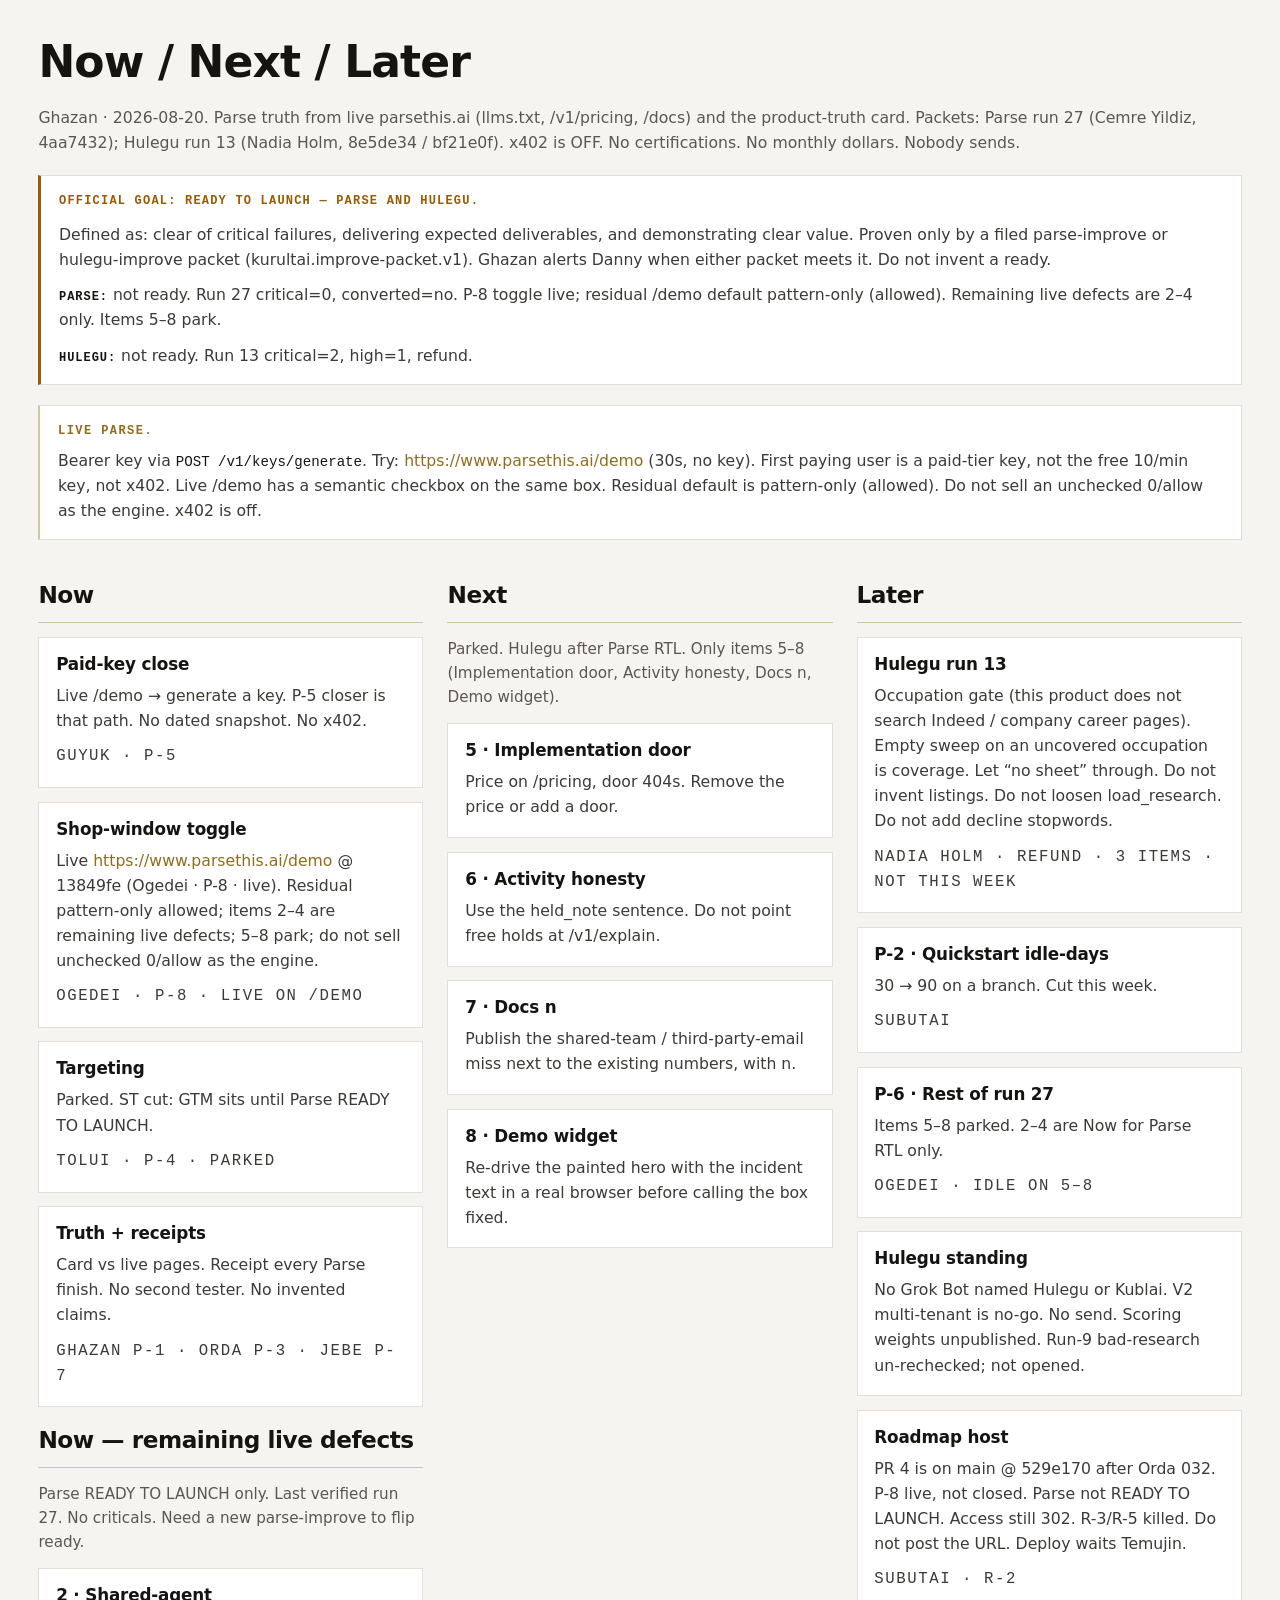
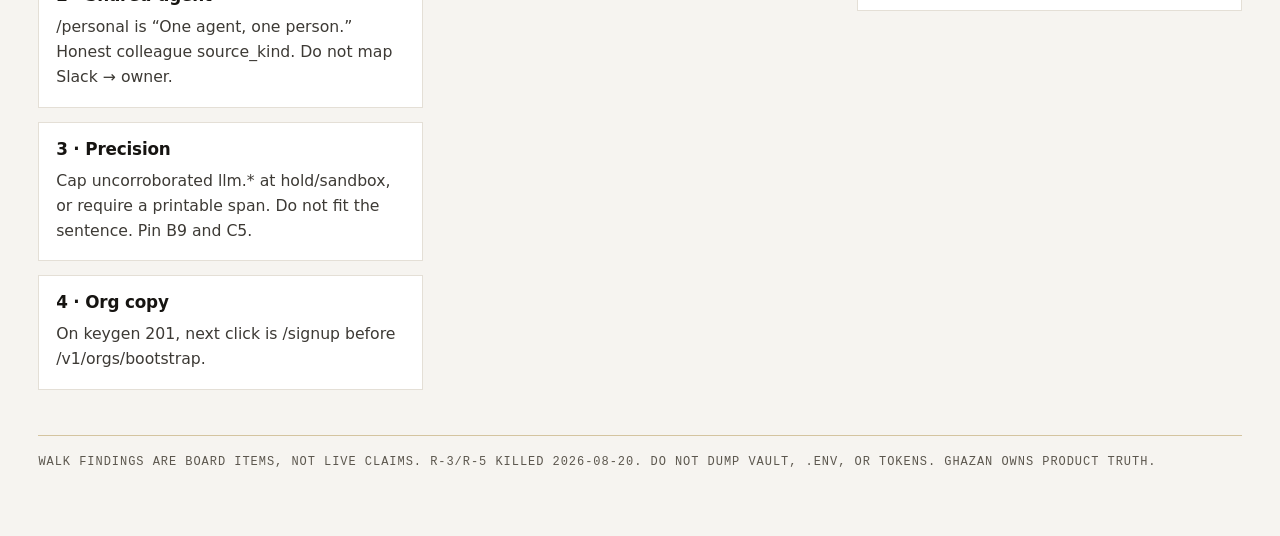
<file: index.html>
<!DOCTYPE html>
<html lang="en">
<head>
<meta charset="utf-8">
<meta name="viewport" content="width=device-width, initial-scale=1">
<title>Kurultai boards — Now / Next / Later</title>
<meta name="description" content="Ghazan · 2026-08-20. Parse truth from live parsethis.ai. x402 is OFF. No certifications. No monthly dollars. Nobody sends. Host URL not posted.">
<link rel="icon" href="/mark.svg" type="image/svg+xml">
<meta name="theme-color" content="#f6f4f0">
<meta property="og:type" content="website">
<meta property="og:title" content="Kurultai boards — Now / Next / Later">
<meta property="og:description" content="Ghazan Now / Next / Later. x402 OFF. Host URL not posted.">
<meta name="twitter:card" content="summary">
<link rel="stylesheet" href="/styles.css">
</head>
<body>
<header>
  <h1>Now / Next / Later</h1>
  <p class="meta">Ghazan · 2026-08-20. Parse truth from live parsethis.ai (llms.txt, /v1/pricing, /docs) and the product-truth card. Packets: Parse run 27 (Cemre Yildiz, 4aa7432); Hulegu run 13 (Nadia Holm, 8e5de34 / bf21e0f). x402 is OFF. No certifications. No monthly dollars. Nobody sends.</p>
  <div class="goal">
    <strong>Official goal: READY TO LAUNCH — Parse and Hulegu.</strong>
    <p>Defined as: clear of critical failures, delivering expected deliverables, and demonstrating clear value. Proven only by a filed parse-improve or hulegu-improve packet (kurultai.improve-packet.v1). Ghazan alerts Danny when either packet meets it. Do not invent a ready.</p>
    <p><strong>Parse:</strong> not ready. Run 27 critical=0, converted=no. P-8 toggle live; residual /demo default pattern-only (allowed). Remaining live defects are 2–4 only. Items 5–8 park.</p>
    <p><strong>Hulegu:</strong> not ready. Run 13 critical=2, high=1, refund.</p>
  </div>
  <div class="truth">
    <strong>Live Parse.</strong> Bearer key via <code>POST /v1/keys/generate</code>. Try: <a href="https://www.parsethis.ai/demo">https://www.parsethis.ai/demo</a> (30s, no key). First paying user is a paid-tier key, not the free 10/min key, not x402.
    Live /demo has a semantic checkbox on the same box. Residual default is pattern-only (allowed). Do not sell an unchecked 0/allow as the engine. x402 is off.
  </div>
</header>

<div class="boards">
<section class="now" aria-labelledby="now-h">
  <h2 id="now-h">Now</h2>
  <article>
    <h3>Paid-key close</h3>
    <p>Live /demo → generate a key. P-5 closer is that path. No dated snapshot. No x402.</p>
    <p class="who">Guyuk · P-5</p>
  </article>
  <article>
    <h3>Shop-window toggle</h3>
    <p>Live <a href="https://www.parsethis.ai/demo">https://www.parsethis.ai/demo</a> @ 13849fe (Ogedei · P-8 · live). Residual pattern-only allowed; items 2–4 are remaining live defects; 5–8 park; do not sell unchecked 0/allow as the engine.</p>
    <p class="who">Ogedei · P-8 · live on /demo</p>
  </article>
  <article>
    <h3>Targeting</h3>
    <p>Parked. ST cut: GTM sits until Parse READY TO LAUNCH.</p>
    <p class="who">Tolui · P-4 · parked</p>
  </article>
  <article>
    <h3>Truth + receipts</h3>
    <p>Card vs live pages. Receipt every Parse finish. No second tester. No invented claims.</p>
    <p class="who">Ghazan P-1 · Orda P-3 · Jebe P-7</p>
  </article>

  <h2 id="now-defects-h">Now — remaining live defects</h2>
  <p class="lane-note">Parse READY TO LAUNCH only. Last verified run 27. No criticals. Need a new parse-improve to flip ready.</p>
  <article>
    <h3>2 · Shared-agent</h3>
    <p>/personal is “One agent, one person.” Honest colleague source_kind. Do not map Slack → owner.</p>
  </article>
  <article>
    <h3>3 · Precision</h3>
    <p>Cap uncorroborated llm.* at hold/sandbox, or require a printable span. Do not fit the sentence. Pin B9 and C5.</p>
  </article>
  <article>
    <h3>4 · Org copy</h3>
    <p>On keygen 201, next click is /signup before /v1/orgs/bootstrap.</p>
  </article>
</section>

<section class="next" aria-labelledby="next-h">
  <h2 id="next-h">Next</h2>
  <p class="lane-note">Parked. Hulegu after Parse RTL. Only items 5–8 (Implementation door, Activity honesty, Docs n, Demo widget).</p>
  <article>
    <h3>5 · Implementation door</h3>
    <p>Price on /pricing, door 404s. Remove the price or add a door.</p>
  </article>
  <article>
    <h3>6 · Activity honesty</h3>
    <p>Use the held_note sentence. Do not point free holds at /v1/explain.</p>
  </article>
  <article>
    <h3>7 · Docs n</h3>
    <p>Publish the shared-team / third-party-email miss next to the existing numbers, with n.</p>
  </article>
  <article>
    <h3>8 · Demo widget</h3>
    <p>Re-drive the painted hero with the incident text in a real browser before calling the box fixed.</p>
  </article>
</section>

<section class="later" aria-labelledby="later-h">
  <h2 id="later-h">Later</h2>
  <article>
    <h3>Hulegu run 13</h3>
    <p>Occupation gate (this product does not search Indeed / company career pages). Empty sweep on an uncovered occupation is coverage. Let “no sheet” through. Do not invent listings. Do not loosen load_research. Do not add decline stopwords.</p>
    <p class="who">Nadia Holm · refund · 3 items · not this week</p>
  </article>
  <article>
    <h3>P-2 · Quickstart idle-days</h3>
    <p>30 → 90 on a branch. Cut this week.</p>
    <p class="who">Subutai</p>
  </article>
  <article>
    <h3>P-6 · Rest of run 27</h3>
    <p>Items 5–8 parked. 2–4 are Now for Parse RTL only.</p>
    <p class="who">Ogedei · idle on 5–8</p>
  </article>
  <article>
    <h3>Hulegu standing</h3>
    <p>No Grok Bot named Hulegu or Kublai. V2 multi-tenant is no-go. No send. Scoring weights unpublished. Run-9 bad-research un-rechecked; not opened.</p>
  </article>
  <article>
    <h3>Roadmap host</h3>
    <p>PR 4 is on main @ 529e170 after Orda 032. P-8 live, not closed. Parse not READY TO LAUNCH. Access still 302. R-3/R-5 killed. Do not post the URL. Deploy waits Temujin.</p>
    <p class="who">Subutai · R-2</p>
  </article>
</section>
</div>

<p class="note">Walk findings are board items, not live claims. R-3/R-5 killed 2026-08-20. Do not dump vault, .env, or tokens. Ghazan owns product truth.</p>
</body>
</html>
</file>
<file: styles.css>
:root{
  color-scheme:light;
  --paper:#f6f4f0;
  --panel:#ffffff;
  --ink:#161411;
  --ink-dim:#3d3a35;
  --mute:#5c574e;
  --line:#e4dfd6;
  --gold:#8f6d1f;
  --gold-line:#d4c4a0;
  --ok:#0a6b4a;
  --hold:#9a5b00;
  --no:#b42318;
  --ember:#9a3d2c;
  --font-d:ui-sans-serif,"Avenir Next","Segoe UI",system-ui,sans-serif;
  --font-m:ui-monospace,"SF Mono",Menlo,Consolas,monospace;
}
*,*::before,*::after{box-sizing:border-box;margin:0;padding:0}
html{scroll-behavior:smooth}
body{
  width:100%;
  max-width:none;
  background:var(--paper);
  color:var(--ink);
  font-family:var(--font-d);
  font-size:1.0625rem;
  line-height:1.6;
  -webkit-font-smoothing:antialiased;
  min-height:100svh;
  padding:clamp(1.5rem,4vh,2.5rem) clamp(1.25rem,3vw,2.5rem) 4rem;
}
a{color:var(--gold);text-decoration:none}
a:hover{text-decoration:underline;text-underline-offset:.22em;text-decoration-thickness:1px}
a:focus-visible{outline:2px solid var(--gold);outline-offset:3px}

code{
  font-family:var(--font-m);
  font-size:.9em;
  color:var(--ink);
}

header{
  width:100%;
  max-width:none;
  margin-bottom:clamp(1.75rem,4vh,2.5rem);
}
header h1{
  font-family:var(--font-d);
  font-size:clamp(1.85rem,3.5vw,2.75rem);
  font-weight:600;
  line-height:1.2;
  letter-spacing:-0.02em;
  color:var(--ink);
}
.meta{
  margin-top:1rem;
  width:100%;
  max-width:none;
  color:var(--mute);
  font-size:.98rem;
}
.truth{
  margin-top:1.25rem;
  width:100%;
  max-width:none;
  padding:1rem 1.1rem;
  background:var(--panel);
  border:1px solid var(--line);
  border-left:2px solid var(--gold-line);
  color:var(--ink-dim);
  font-size:.98rem;
}
.truth strong{
  font-family:var(--font-m);
  font-size:max(12px,.75rem);
  letter-spacing:.12em;
  text-transform:uppercase;
  color:var(--gold);
  display:block;
  margin-bottom:.4rem;
}
.goal{
  margin-top:1.25rem;
  width:100%;
  max-width:none;
  padding:1rem 1.1rem;
  background:var(--panel);
  border:1px solid var(--line);
  border-left:3px solid var(--hold);
  color:var(--ink-dim);
  font-size:.98rem;
  display:grid;
  gap:.65rem;
}
.goal > strong{
  font-family:var(--font-m);
  font-size:max(12px,.75rem);
  letter-spacing:.1em;
  text-transform:uppercase;
  color:var(--hold);
  display:block;
}
.goal p strong{
  font-family:var(--font-m);
  font-size:max(12px,.75rem);
  letter-spacing:.08em;
  text-transform:uppercase;
  color:var(--ink);
  font-weight:600;
}

.boards{
  display:grid;
  grid-template-columns:repeat(3,minmax(0,1fr));
  gap:clamp(1rem,2vw,1.5rem);
  width:100%;
  max-width:none;
  align-items:start;
}
.boards > section{
  width:100%;
  max-width:none;
  min-width:0;
  display:flex;
  flex-direction:column;
  gap:.85rem;
}
.boards > section > h2{
  font-family:var(--font-d);
  font-size:clamp(1.2rem,2vw,1.45rem);
  font-weight:600;
  letter-spacing:-0.02em;
  color:var(--ink);
  padding-bottom:.55rem;
  border-bottom:1px solid var(--gold-line);
}
.lane-note{
  color:var(--mute);
  font-size:.95rem;
}
.boards article{
  width:100%;
  max-width:none;
  background:var(--panel);
  border:1px solid var(--line);
  padding:1rem 1.05rem 1.1rem;
}
.boards article h3{
  font-family:var(--font-d);
  font-size:1.05rem;
  font-weight:600;
  letter-spacing:-0.01em;
  line-height:1.3;
  color:var(--ink);
  margin-bottom:.45rem;
}
.boards article p{
  color:var(--ink-dim);
  font-size:.98rem;
}
.who{
  margin-top:.7rem;
  font-family:var(--font-m);
  font-size:max(12px,.75rem);
  letter-spacing:.1em;
  text-transform:uppercase;
  color:var(--mute);
}

.note{
  margin-top:clamp(2rem,5vh,3rem);
  width:100%;
  max-width:none;
  padding-top:1.1rem;
  border-top:1px solid var(--gold-line);
  font-family:var(--font-m);
  font-size:max(12px,.75rem);
  letter-spacing:.08em;
  text-transform:uppercase;
  color:var(--mute);
}

@media (max-width:900px){
  .boards{
    grid-template-columns:1fr;
  }
}

@media (prefers-reduced-motion:reduce){
  html{scroll-behavior:auto}
}
</file>
